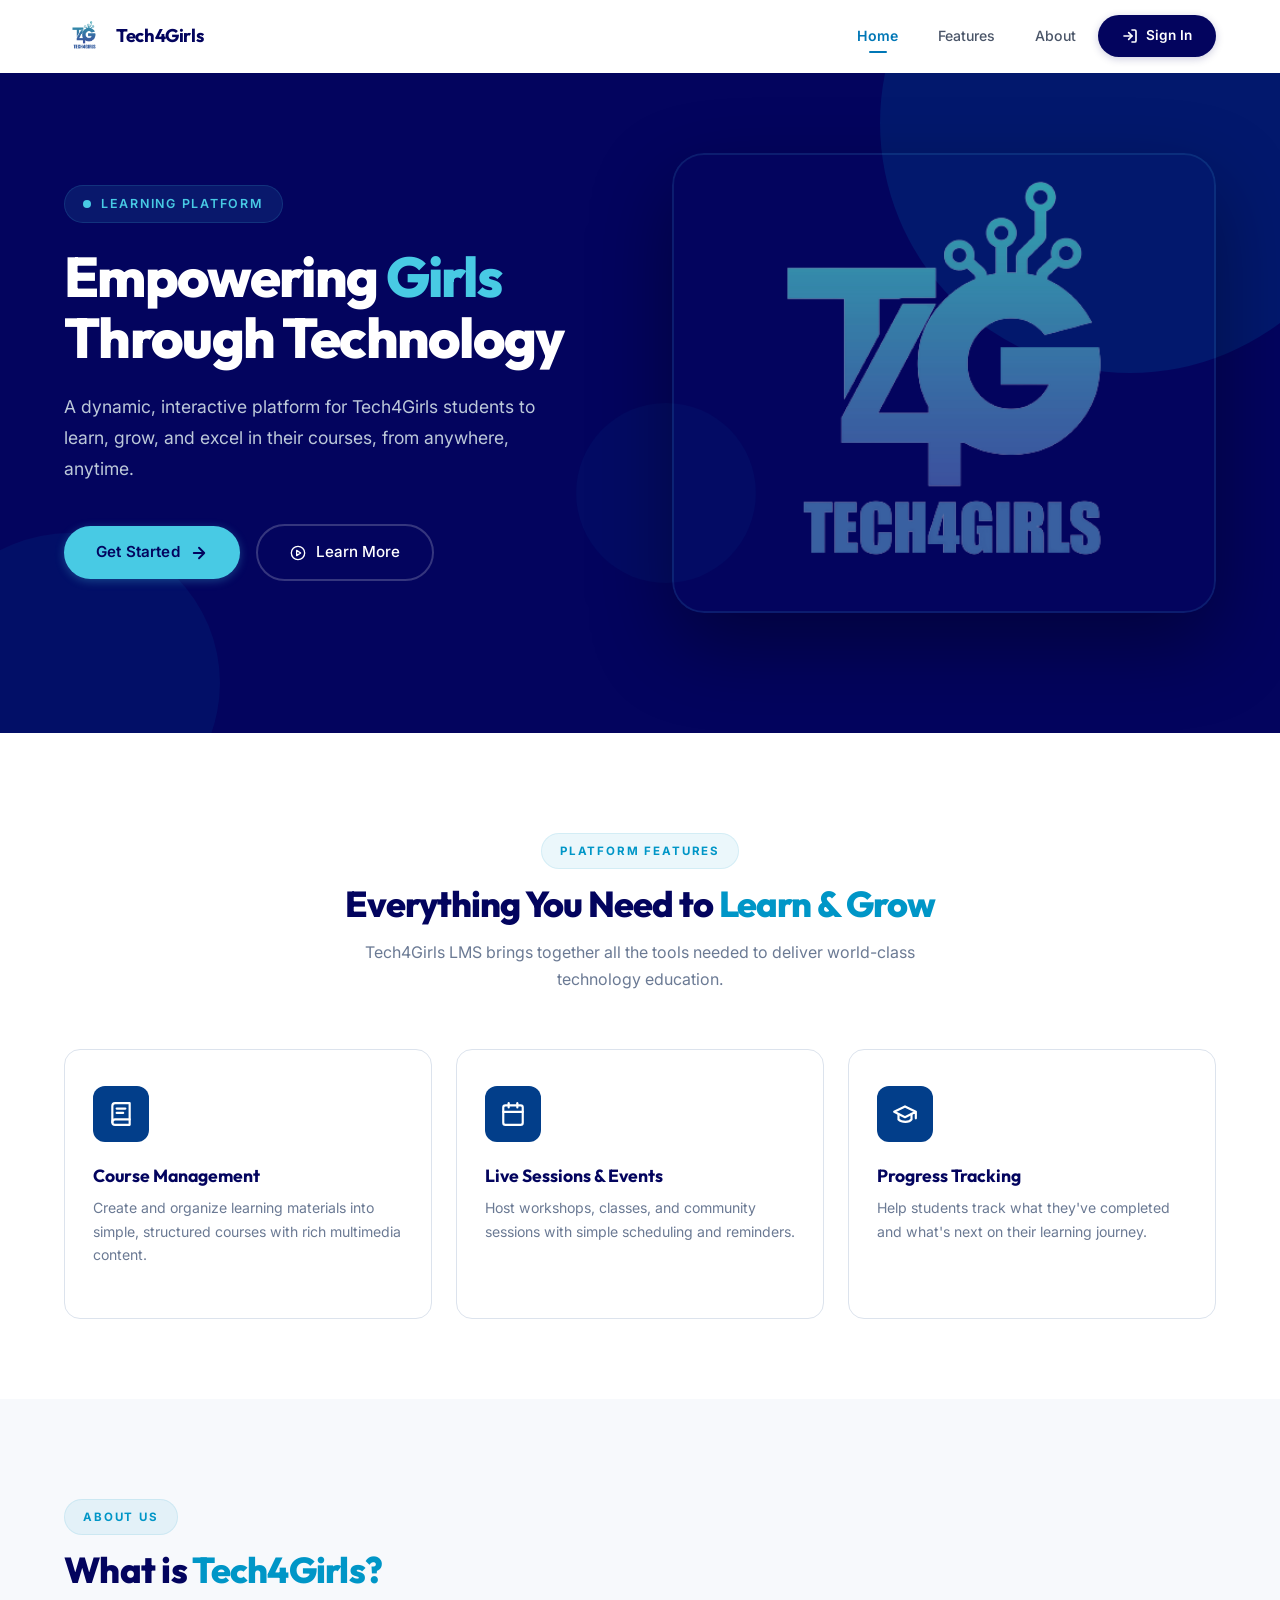
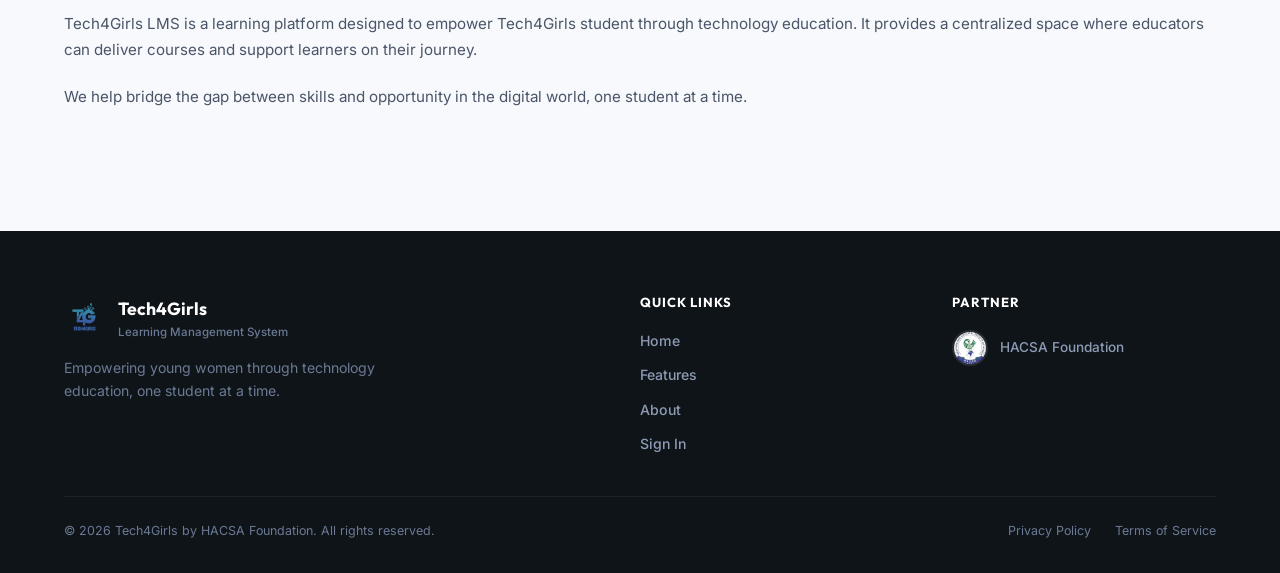
<file: index.html>
<!DOCTYPE html>
<html lang="en">

<head>
	<meta charset="UTF-8">
	<meta name="viewport" content="width=device-width, initial-scale=1.0">
	<title>Tech4Girls LMS: Empowering Girls Through Technology</title>
	<meta name="description"
		content="Tech4Girls LMS provides a dynamic, interactive learning platform for young women to learn, grow, and excel in technology education.">

	<!-- Favicon -->
	<link rel="icon" type="image/png" href="img/Tech4Girls logo.png">
	<link rel="apple-touch-icon" href="img/Tech4Girls logo.png">

	<!-- Fonts: Inter + Outfit -->
	<link rel="preconnect" href="https://fonts.googleapis.com">
	<link rel="preconnect" href="https://fonts.gstatic.com" crossorigin>
	<link
		href="https://fonts.googleapis.com/css2?family=Inter:wght@400;500;600;700;800&family=Outfit:wght@400;500;600;700;800&display=swap"
		rel="stylesheet">

	<link rel="stylesheet" href="css/style.css">
</head>

<body>

	<nav class="navbar" id="navbar">
		<div class="navbar-inner">
			<a href="index.html" class="navbar-logo" id="logo-link">
				<img src="img/Tech4Girls logo.png" alt="Tech4Girls Logo">
				<span class="logo-text">Tech4Girls</span>
			</a>
			<button class="nav-toggle" id="nav-toggle" aria-label="Toggle navigation">
				<span class="hamburger-line"></span>
				<span class="hamburger-line"></span>
				<span class="hamburger-line"></span>
			</button>
			<ul class="navbar-links" id="navbar-links">
				<li><a href="index.html" class="active-link" id="nav-home">Home</a></li>
				<li><a href="#features" id="nav-features">Features</a></li>
				<li><a href="#about" id="nav-about">About</a></li>
				<li><a href="login.html" class="navbar-signin-btn" id="nav-signin">
						<svg width="16" height="16" viewBox="0 0 24 24" fill="none" stroke="currentColor"
							stroke-width="2.5" stroke-linecap="round" stroke-linejoin="round">
							<path d="M15 3h4a2 2 0 0 1 2 2v14a2 2 0 0 1-2 2h-4" />
							<polyline points="10 17 15 12 10 7" />
							<line x1="15" y1="12" x2="3" y2="12" />
						</svg>
						Sign In
					</a></li>
			</ul>
		</div>
	</nav>
	<section class="hero" id="hero">
		<div class="hero-bg-shapes">
			<div class="hero-shape shape-1"></div>
			<div class="hero-shape shape-2"></div>
			<div class="hero-shape shape-3"></div>
		</div>
		<div class="hero-inner">
			<div class="hero-text animate-on-scroll">
				<div class="hero-label">
					<span class="pulse-dot"></span>
					Learning Platform
				</div>
				<h1 class="hero-title">
					Empowering <span class="highlight">Girls</span><br>
					Through Technology
				</h1>
				<p class="hero-subtitle">
					A dynamic, interactive platform for Tech4Girls students to learn, grow, and excel in their courses,
					from anywhere, anytime.
				</p>
				<div class="hero-actions">
					<a href="login.html" class="btn-primary" id="hero-get-started">
						Get Started
						<svg width="18" height="18" viewBox="0 0 24 24" fill="none" stroke="currentColor"
							stroke-width="2.5" stroke-linecap="round" stroke-linejoin="round">
							<path d="M5 12h14M12 5l7 7-7 7" />
						</svg>
					</a>
					<a href="#about" class="btn-outline-light" id="hero-learn-more">
						<svg width="16" height="16" viewBox="0 0 24 24" fill="none" stroke="currentColor"
							stroke-width="2" stroke-linecap="round" stroke-linejoin="round">
							<circle cx="12" cy="12" r="10" />
							<polygon points="10 8 16 12 10 16 10 8" />
						</svg>
						Learn More
					</a>
				</div>
			</div>

			<div class="hero-image-col animate-on-scroll anim-delay-2">
				<div class="hero-image-wrapper">
					<img class="hero-image" src="img/Tech4Girls logo.png" alt="Tech4Girls students with certificates">
					<div class="hero-image-overlay"></div>
				</div>
			</div>
		</div>
	</section>

	<section class="features-section" id="features">
		<div class="container">
			<div class="section-header animate-on-scroll">
				<span class="section-label">Platform Features</span>
				<h2 class="section-title">Everything You Need to <span class="text-accent">Learn & Grow</span></h2>
				<p class="section-desc">Tech4Girls LMS brings together all the tools needed to deliver world-class
					technology education.</p>
			</div>
			<div class="features-grid">
				<div class="feature-card animate-on-scroll" id="feature-courses">
					<div class="feature-icon-wrap">
						<div class="feature-icon icon-courses">
							<svg viewBox="0 0 24 24" stroke-linecap="round" stroke-linejoin="round">
								<path d="M4 19.5A2.5 2.5 0 0 1 6.5 17H20"></path>
								<path d="M6.5 2H20v20H6.5A2.5 2.5 0 0 1 4 19.5v-15A2.5 2.5 0 0 1 6.5 2z"></path>
								<line x1="8" y1="7" x2="16" y2="7"></line>
								<line x1="8" y1="11" x2="14" y2="11"></line>
							</svg>
						</div>
					</div>
					<h3>Course Management</h3>
					<p>Create and organize learning materials into simple, structured courses with rich multimedia
						content.</p>
				</div>
				<!-- Card 2 -->
				<div class="feature-card animate-on-scroll anim-delay-1" id="feature-sessions">
					<div class="feature-icon-wrap">
						<div class="feature-icon icon-sessions">
							<svg viewBox="0 0 24 24" stroke-linecap="round" stroke-linejoin="round">
								<rect x="3" y="4" width="18" height="18" rx="2" ry="2"></rect>
								<line x1="16" y1="2" x2="16" y2="6"></line>
								<line x1="8" y1="2" x2="8" y2="6"></line>
								<line x1="3" y1="10" x2="21" y2="10"></line>
							</svg>
						</div>
					</div>
					<h3>Live Sessions & Events</h3>
					<p>Host workshops, classes, and community sessions with simple scheduling and reminders.</p>
				</div>
				<!-- Card 3 -->
				<div class="feature-card animate-on-scroll anim-delay-2" id="feature-tracking">
					<div class="feature-icon-wrap">
						<div class="feature-icon icon-tracking">
							<svg viewBox="0 0 24 24" stroke-linecap="round" stroke-linejoin="round">
								<path d="M22 10v6M2 10l10-5 10 5-10 5z"></path>
								<path d="M6 12v5c3 3 10 3 12 0v-5"></path>
							</svg>
						</div>
					</div>
					<h3>Progress Tracking</h3>
					<p>Help students track what they've completed and what's next on their learning journey.</p>
				</div>
			</div>
		</div>
	</section>
	<section class="about-section" id="about">
		<div class="container">
				<div class="about-text-col animate-on-scroll anim-delay-2">
					<span class="section-label">About Us</span>
					<h2>What is <span class="text-accent">Tech4Girls?</span></h2>
					<p>
						Tech4Girls LMS is a learning platform designed to empower Tech4Girls student through technology
						education. It provides a centralized space where educators can deliver courses and support
						learners on their journey.
					</p>
					<p>
						We help bridge the gap between skills and opportunity in the digital world, one student at a
						time.
					</p>
						
				</div>
			</div>
		</div>
	</section>
	<footer class="footer" id="footer">
		<div class="footer-inner">
			<div class="footer-top">
				<div class="footer-brand-col">
					<div class="footer-brand">
						<img src="img/Tech4Girls logo.png" alt="Tech4Girls Logo">
						<div class="footer-brand-info">
							<span class="footer-brand-name">Tech4Girls</span>
							<span class="footer-brand-desc">Learning Management System</span>
						</div>
					</div>
					<p class="footer-tagline">Empowering young women through technology education, one student at a
						time.</p>
				</div>
				<div class="footer-nav-col">
					<h4 class="footer-nav-title">Quick Links</h4>
					<div class="footer-links">
						<a href="index.html" id="footer-home">Home</a>
						<a href="#features" id="footer-features">Features</a>
						<a href="#about" id="footer-about">About</a>
						<a href="login.html" id="footer-signin">Sign In</a>
					</div>
				</div>
				<div class="footer-partner-col">
					<h4 class="footer-nav-title">Partner</h4>
					<div class="footer-partner">
						<img src="img/hacsa logo.jpg" alt="HACSA Logo">
						<span>HACSA Foundation</span>
					</div>
				</div>
			</div>
			<div class="footer-bottom">
				<p class="footer-copy">&copy; 2026 Tech4Girls by HACSA Foundation. All rights reserved.</p>
				<div class="footer-bottom-links">
					<a href="#">Privacy Policy</a>
					<a href="#">Terms of Service</a>
				</div>
			</div>
		</div>
	</footer>

	<button class="back-to-top" id="back-to-top" aria-label="Back to top">
		<svg width="20" height="20" viewBox="0 0 24 24" fill="none" stroke="currentColor" stroke-width="2.5"
			stroke-linecap="round" stroke-linejoin="round">
			<polyline points="18 15 12 9 6 15" />
		</svg>
	</button>

	<script>
		const navbar = document.getElementById('navbar');
		window.addEventListener('scroll', () => {
			navbar.classList.toggle('scrolled', window.scrollY > 10);
		});

	
		const navToggle = document.getElementById('nav-toggle');
		const navLinks = document.getElementById('navbar-links');
		navToggle.addEventListener('click', () => {
			navToggle.classList.toggle('active');
			navLinks.classList.toggle('active');
		});


		navLinks.querySelectorAll('a').forEach(link => {
			link.addEventListener('click', () => {
				navToggle.classList.remove('active');
				navLinks.classList.remove('active');
			});
		});

	
		document.querySelectorAll('a[href^="#"]').forEach(anchor => {
			anchor.addEventListener('click', function (e) {
				e.preventDefault();
				const target = document.querySelector(this.getAttribute('href'));
				if (target) {
					const offset = 80;
					const top = target.getBoundingClientRect().top + window.pageYOffset - offset;
					window.scrollTo({ top, behavior: 'smooth' });
				}
			});
		});

	
		const sections = document.querySelectorAll('section[id]');
		const navItems = document.querySelectorAll('.navbar-links li a:not(.navbar-signin-btn)');
		window.addEventListener('scroll', () => {
			let current = '';
			sections.forEach(section => {
				const top = section.offsetTop - 100;
				if (window.scrollY >= top) {
					current = section.getAttribute('id');
				}
			});
			navItems.forEach(link => {
				link.classList.remove('active-link');
				const href = link.getAttribute('href');
				if (href === '#' + current || (current === 'hero' && href === 'index.html')) {
					link.classList.add('active-link');
				}
			});
		});


		const observerOptions = { threshold: 0.12, rootMargin: '0px 0px -60px 0px' };
		const observer = new IntersectionObserver((entries) => {
			entries.forEach(entry => {
				if (entry.isIntersecting) {
					entry.target.classList.add('visible');
					observer.unobserve(entry.target);
				}
			});
		}, observerOptions);

		document.querySelectorAll('.animate-on-scroll').forEach(el => {
			observer.observe(el);
		});

		const statNumbers = document.querySelectorAll('.stat-number[data-target]');
		const countObserver = new IntersectionObserver((entries) => {
			entries.forEach(entry => {
				if (entry.isIntersecting) {
					const el = entry.target;
					const target = parseInt(el.dataset.target);
					const duration = 2000;
					const start = performance.now();

					function step(now) {
						const elapsed = now - start;
						const progress = Math.min(elapsed / duration, 1);
						const eased = 1 - Math.pow(1 - progress, 3);
						const suffix = el.closest('.stat-item').querySelector('.stat-label').textContent.includes('%') ? '%' : '+';
						el.textContent = Math.round(target * eased) + suffix;
						if (progress < 1) requestAnimationFrame(step);
					}
					requestAnimationFrame(step);
					countObserver.unobserve(el);
				}
			});
		}, { threshold: 0.5 });

		statNumbers.forEach(el => countObserver.observe(el));

	
		const backToTop = document.getElementById('back-to-top');
		window.addEventListener('scroll', () => {
			backToTop.classList.toggle('visible', window.scrollY > 500);
		});
		backToTop.addEventListener('click', () => {
			window.scrollTo({ top: 0, behavior: 'smooth' });
		});

		
		const badges = document.querySelectorAll('.hero-badge');
		const badgeObserver = new IntersectionObserver((entries) => {
			entries.forEach(entry => {
				if (entry.isIntersecting) {
					badges.forEach((badge, i) => {
						setTimeout(() => {
							badge.classList.add('visible');
						}, 400 + i * 200);
					});
					badgeObserver.unobserve(entry.target);
				}
			});
		}, { threshold: 0.3 });

		const heroImageCol = document.querySelector('.hero-image-col');
		if (heroImageCol) badgeObserver.observe(heroImageCol);
	</script>
</body>

</html>
</file>
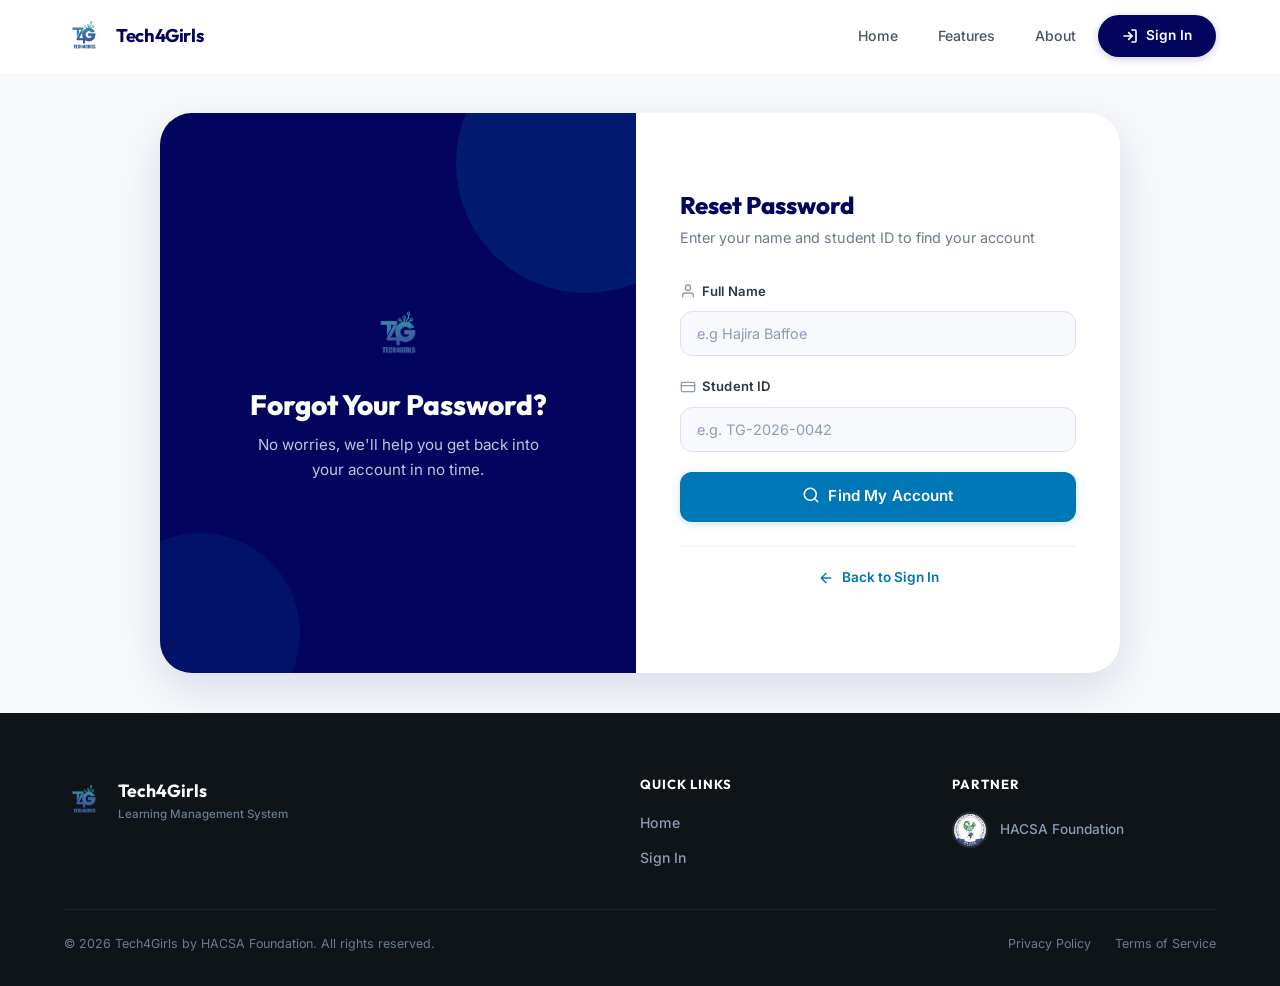
<file: forgot-password.html>
<!DOCTYPE html>
<html lang="en">
<head>
	<meta charset="UTF-8">
	<meta name="viewport" content="width=device-width, initial-scale=1.0">
	<title>Forgot Password — Tech4Girls LMS</title>
	<meta name="description" content="Reset your Tech4Girls LMS password. Enter your name and student ID to receive a password reset link via email.">

	<!-- Favicon -->
	<link rel="icon" type="image/png" href="img/Tech4Girls logo.png">
	<link rel="apple-touch-icon" href="img/Tech4Girls logo.png">

	<!-- Fonts -->
	<link rel="preconnect" href="https://fonts.googleapis.com">
	<link rel="preconnect" href="https://fonts.gstatic.com" crossorigin>
	<link href="https://fonts.googleapis.com/css2?family=Inter:wght@400;500;600;700;800&family=Outfit:wght@400;500;600;700;800&display=swap" rel="stylesheet">

	<link rel="stylesheet" href="css/style.css">
</head>
<body class="login-page">

	
	<nav class="navbar" id="navbar">
		<div class="navbar-inner">
			<a href="index.html" class="navbar-logo" id="logo-link">
				<img src="img/Tech4Girls logo.png" alt="Tech4Girls Logo">
				<span class="logo-text">Tech4Girls</span>
			</a>
			<button class="nav-toggle" id="nav-toggle" aria-label="Toggle navigation">
				<span class="hamburger-line"></span>
				<span class="hamburger-line"></span>
				<span class="hamburger-line"></span>
			</button>
			<ul class="navbar-links" id="navbar-links">
				<li><a href="index.html" id="nav-home">Home</a></li>
				<li><a href="index.html#features" id="nav-features">Features</a></li>
				<li><a href="index.html#about" id="nav-about">About</a></li>
				<li><a href="login.html" class="navbar-signin-btn" id="nav-signin">
					<svg width="16" height="16" viewBox="0 0 24 24" fill="none" stroke="currentColor" stroke-width="2.5" stroke-linecap="round" stroke-linejoin="round">
						<path d="M15 3h4a2 2 0 0 1 2 2v14a2 2 0 0 1-2 2h-4"/>
						<polyline points="10 17 15 12 10 7"/>
						<line x1="15" y1="12" x2="3" y2="12"/>
					</svg>
					Sign In
				</a></li>
			</ul>
		</div>
	</nav>

	<main class="login-main">
		<div class="login-wrapper">
	
		<div class="login-visual">
				<div class="login-visual-content">
					<img src="img/Tech4Girls logo.png" alt="Tech4Girls Logo">
					<h2>Forgot Your Password?</h2>
					<p>No worries, we'll help you get back into your account in no time.</p>
				</div>
			
			</div>

			<div class="login-form-panel">
				<div class="login-form-header">
					<h2>Reset Password</h2>
					<p>Enter your name and student ID to find your account</p>
				</div>

			<form id="forgot-form">
					<div class="form-group">
						<label class="form-label" for="student-name">
							<span class="form-label-content">
								<svg width="16" height="16" viewBox="0 0 24 24" fill="none" stroke="currentColor" stroke-width="2" stroke-linecap="round" stroke-linejoin="round" class="form-label-icon">
									<path d="M20 21v-2a4 4 0 0 0-4-4H8a4 4 0 0 0-4 4v2"/>
									<circle cx="12" cy="7" r="4"/>
								</svg>
								Full Name
							</span>
						</label>
						<input type="text" class="form-input" id="student-name" name="student-name" placeholder="e.g Hajira Baffoe" required autocomplete="name">
					</div>

					<div class="form-group">
						<label class="form-label" for="student-id">
							<span class="form-label-content">
								<svg width="16" height="16" viewBox="0 0 24 24" fill="none" stroke="currentColor" stroke-width="2" stroke-linecap="round" stroke-linejoin="round" class="form-label-icon">
									<rect x="2" y="5" width="20" height="14" rx="2"/>
									<line x1="2" y1="10" x2="22" y2="10"/>
								</svg>
								Student ID
							</span>
						</label>
						<input type="text" class="form-input" id="student-id" name="student-id" placeholder="e.g. TG-2026-0042" required>
					</div>

					<!-- Status message area -->
					<div class="forgot-status" id="forgot-status" aria-live="polite"></div>

					<button type="submit" class="btn-login" id="forgot-submit">
						<span class="btn-login-content">
							<svg width="18" height="18" viewBox="0 0 24 24" fill="none" stroke="currentColor" stroke-width="2" stroke-linecap="round" stroke-linejoin="round">
								<circle cx="11" cy="11" r="8"/>
								<line x1="21" y1="21" x2="16.65" y2="16.65"/>
							</svg>
							Find My Account
						</span>
					</button>
				</form>

			

				<div class="forgot-footer-links">
					<a href="login.html" class="back-to-login" id="back-to-login">
						<svg width="16" height="16" viewBox="0 0 24 24" fill="none" stroke="currentColor" stroke-width="2" stroke-linecap="round" stroke-linejoin="round">
							<line x1="19" y1="12" x2="5" y2="12"/>
							<polyline points="12 19 5 12 12 5"/>
						</svg>
						Back to Sign In
					</a>
				</div>
			</div>
		</div>
	</main>

	<!-- ========== FOOTER ========== -->
	<footer class="footer" id="footer">
		<div class="footer-inner">
			<div class="footer-top">
				<div class="footer-brand-col">
					<div class="footer-brand">
						<img src="img/Tech4Girls logo.png" alt="Tech4Girls Logo">
						<div class="footer-brand-info">
							<span class="footer-brand-name">Tech4Girls</span>
							<span class="footer-brand-desc">Learning Management System</span>
						</div>
					</div>
				</div>
				<div class="footer-nav-col">
					<h4 class="footer-nav-title">Quick Links</h4>
					<div class="footer-links">
						<a href="index.html">Home</a>
						<a href="login.html">Sign In</a>
					</div>
				</div>
				<div class="footer-partner-col">
					<h4 class="footer-nav-title">Partner</h4>
					<div class="footer-partner">
						<img src="img/hacsa logo.jpg" alt="HACSA Logo">
						<span>HACSA Foundation</span>
					</div>
				</div>
			</div>
			<div class="footer-bottom">
				<p class="footer-copy">&copy; 2026 Tech4Girls by HACSA Foundation. All rights reserved.</p>
				<div class="footer-bottom-links">
					<a href="#">Privacy Policy</a>
					<a href="#">Terms of Service</a>
				</div>
			</div>
		</div>
	</footer>

	<script>
		// ===== Navbar scroll shadow =====
		const navbar = document.getElementById('navbar');
		window.addEventListener('scroll', () => {
			navbar.classList.toggle('scrolled', window.scrollY > 10);
		});

		// ===== Mobile nav toggle =====
		const navToggle = document.getElementById('nav-toggle');
		const navLinks = document.getElementById('navbar-links');
		navToggle.addEventListener('click', () => {
			navToggle.classList.toggle('active');
			navLinks.classList.toggle('active');
		});

		navLinks.querySelectorAll('a').forEach(link => {
			link.addEventListener('click', () => {
				navToggle.classList.remove('active');
				navLinks.classList.remove('active');
			});
		});

		// ===== Forgot Password Form Logic =====
		const forgotForm = document.getElementById('forgot-form');
		const forgotStatus = document.getElementById('forgot-status');
		const forgotSuccess = document.getElementById('forgot-success');
		const submitBtn = document.getElementById('forgot-submit');
		const resendBtn = document.getElementById('resend-btn');
		const emailPreview = document.getElementById('success-email-preview');

		forgotForm.addEventListener('submit', function(e) {
			e.preventDefault();

			const name = document.getElementById('student-name').value.trim();
			const studentId = document.getElementById('student-id').value.trim();

			// Clear previous status
			forgotStatus.className = 'forgot-status';
			forgotStatus.textContent = '';

			// Validate inputs
			if (!name || !studentId) {
				showStatus('Please fill in both fields to search for your account.', 'error');
				return;
			}

			// Show loading state
			submitBtn.disabled = true;
			submitBtn.querySelector('.btn-login-content').innerHTML = `
				<svg class="spinner" width="18" height="18" viewBox="0 0 24 24" fill="none" stroke="currentColor" stroke-width="2.5" stroke-linecap="round" stroke-linejoin="round">
					<circle cx="12" cy="12" r="10" stroke-dasharray="31.4" stroke-dashoffset="10" />
				</svg>
				Searching...
			`;

			// Simulate searching (replace with real backend call)
			setTimeout(() => {
				// Simulate a successful account lookup
				const maskedEmail = maskEmail(name);

				// Show success state
				forgotForm.style.display = 'none';
				forgotSuccess.style.display = 'block';
				emailPreview.innerHTML = `
					<svg width="16" height="16" viewBox="0 0 24 24" fill="none" stroke="currentColor" stroke-width="2" stroke-linecap="round" stroke-linejoin="round">
						<path d="M4 4h16c1.1 0 2 .9 2 2v12c0 1.1-.9 2-2 2H4c-1.1 0-2-.9-2-2V6c0-1.1.9-2 2-2z"/>
						<polyline points="22,6 12,13 2,6"/>
					</svg>
					Sent to: <strong>${maskedEmail}</strong>
				`;

				// Reset button state
				submitBtn.disabled = false;
				submitBtn.querySelector('.btn-login-content').innerHTML = `
					<svg width="18" height="18" viewBox="0 0 24 24" fill="none" stroke="currentColor" stroke-width="2" stroke-linecap="round" stroke-linejoin="round">
						<circle cx="11" cy="11" r="8"/>
						<line x1="21" y1="21" x2="16.65" y2="16.65"/>
					</svg>
					Find My Account
				`;
			}, 1800);
		});

		// Resend button
		resendBtn.addEventListener('click', function() {
			const btn = this;
			btn.disabled = true;
			btn.querySelector('.btn-login-content').innerHTML = `
				<svg class="spinner" width="18" height="18" viewBox="0 0 24 24" fill="none" stroke="currentColor" stroke-width="2.5" stroke-linecap="round" stroke-linejoin="round">
					<circle cx="12" cy="12" r="10" stroke-dasharray="31.4" stroke-dashoffset="10" />
				</svg>
				Sending...
			`;

			setTimeout(() => {
				btn.querySelector('.btn-login-content').innerHTML = `
					<svg width="18" height="18" viewBox="0 0 24 24" fill="none" stroke="currentColor" stroke-width="2" stroke-linecap="round" stroke-linejoin="round">
						<polyline points="20 6 9 17 4 12"/>
					</svg>
					Link Resent Successfully
				`;
				btn.style.background = 'var(--cyan)';

				setTimeout(() => {
					btn.disabled = false;
					btn.style.background = '';
					btn.querySelector('.btn-login-content').innerHTML = `
						<svg width="18" height="18" viewBox="0 0 24 24" fill="none" stroke="currentColor" stroke-width="2" stroke-linecap="round" stroke-linejoin="round">
							<polyline points="23 4 23 10 17 10"/>
							<path d="M20.49 15a9 9 0 1 1-2.12-9.36L23 10"/>
						</svg>
						Resend Reset Link
					`;
				}, 3000);
			}, 1500);
		});

		// Helper: show status message
		function showStatus(message, type) {
			forgotStatus.textContent = message;
			forgotStatus.className = `forgot-status forgot-status--${type} forgot-status--visible`;
		}

		// Helper: create masked email from name
		function maskEmail(name) {
			const firstName = name.split(' ')[0].toLowerCase();
			return `${firstName.charAt(0)}${'•'.repeat(Math.max(firstName.length - 2, 3))}${firstName.charAt(firstName.length - 1)}@email.com`;
		}
	</script>
</body>
</html>
</file>
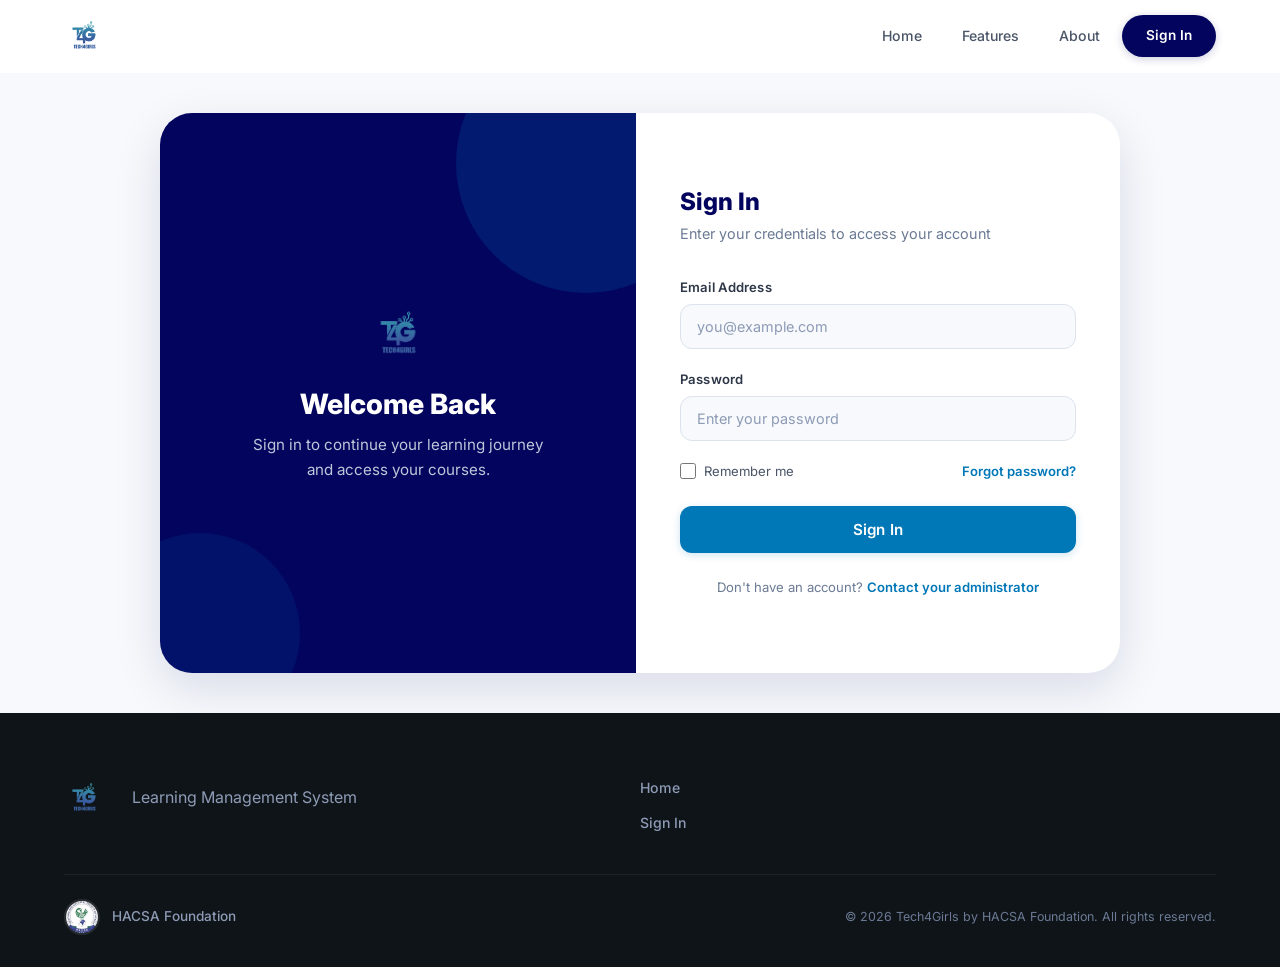
<file: login.html>
<!DOCTYPE html>
<html lang="en">
<head>
	<meta charset="UTF-8">
	<meta name="viewport" content="width=device-width, initial-scale=1.0">
	<title>Sign In — Tech4Girls LMS</title>
	<meta name="description" content="Sign in to your Tech4Girls LMS account to access courses, assignments, and your learning dashboard.">

	<!-- Favicon -->
	<link rel="icon" type="image/png" href="img/Tech4Girls logo.png">
	<link rel="apple-touch-icon" href="img/Tech4Girls logo.png">

	<!-- Fonts -->
	<link rel="preconnect" href="https://fonts.googleapis.com">
	<link rel="preconnect" href="https://fonts.gstatic.com" crossorigin>
	<link href="https://fonts.googleapis.com/css2?family=Inter:wght@400;500;600;700;800&family=Poppins:wght@400;500;600;700&display=swap" rel="stylesheet">

	<link rel="stylesheet" href="css/style.css">
</head>
<body class="login-page">

	
	<nav class="navbar" id="navbar">
		<div class="navbar-inner">
			<a href="index.html" class="navbar-logo" id="logo-link">
				<img src="img/Tech4Girls logo.png" alt="Tech4Girls Logo">
			</a>
			<button class="nav-toggle" id="nav-toggle" aria-label="Toggle navigation">
				<svg viewBox="0 0 24 24" fill="none" stroke="currentColor" stroke-width="2" stroke-linecap="round" stroke-linejoin="round">
					<line x1="3" y1="6" x2="21" y2="6"></line>
					<line x1="3" y1="12" x2="21" y2="12"></line>
					<line x1="3" y1="18" x2="21" y2="18"></line>
				</svg>
			</button>
			<ul class="navbar-links" id="navbar-links">
				<li><a href="index.html" id="nav-home">Home</a></li>
				<li><a href="index.html#features" id="nav-features">Features</a></li>
				<li><a href="index.html#about" id="nav-about">About</a></li>
				<li><a href="login.html" class="navbar-signin-btn" id="nav-signin">Sign In</a></li>
			</ul>
		</div>
	</nav>

	<!-- ========== LOGIN ========== -->
	<main class="login-main">
		<div class="login-wrapper">
			<!-- Left: Visual panel -->
			<div class="login-visual">
				<div class="login-visual-content">
					<img src="img/Tech4Girls logo.png" alt="Tech4Girls Logo">
					<h2>Welcome Back</h2>
					<p>Sign in to continue your learning journey and access your courses.</p>
				</div>
			</div>

			<div class="login-form-panel">
				<div class="login-form-header">
					<h2>Sign In</h2>
					<p>Enter your credentials to access your account</p>
				</div>

				<form id="login-form" action="#" method="POST">
					<div class="form-group">
						<label class="form-label" for="email">Email Address</label>
						<input type="email" class="form-input" id="email" name="email" placeholder="you@example.com" required autocomplete="email">
					</div>

					<div class="form-group">
						<label class="form-label" for="password">Password</label>
						<input type="password" class="form-input" id="password" name="password" placeholder="Enter your password" required autocomplete="current-password">
					</div>

					<div class="form-row">
						<label class="form-remember">
							<input type="checkbox" id="remember" name="remember">
							Remember me
						</label>
						<a href="forgot-password.html" class="form-forgot" id="forgot-password">Forgot password?</a>
					</div>

					<button type="submit" class="btn-login" id="login-submit">
						Sign In
					</button>
				</form>

				<p class="login-footer-text">
					Don't have an account? <a href="#">Contact your administrator</a>
				</p>
			</div>
		</div>
	</main>
	<footer class="footer" id="footer">
		<div class="footer-inner">
			<div class="footer-top">
				<div class="footer-brand">
					<img src="img/Tech4Girls logo.png" alt="Tech4Girls Logo">
					<div class="divider"></div>
					<span>Learning Management System</span>
				</div>
				<div class="footer-links">
					<a href="index.html">Home</a>
					<a href="login.html">Sign In</a>
				</div>
			</div>
			<div class="footer-bottom">
				<div class="footer-partner">
					<img src="img/hacsa logo.jpg" alt="HACSA Logo">
					<span>HACSA Foundation</span>
				</div>
				<p class="footer-copy">&copy; 2026 Tech4Girls by HACSA Foundation. All rights reserved.</p>
			</div>
		</div>
	</footer>

	<script>
		
		const navbar = document.getElementById('navbar');
		window.addEventListener('scroll', () => {
			navbar.classList.toggle('scrolled', window.scrollY > 10);
		});

		
		const navToggle = document.getElementById('nav-toggle');
		const navLinks = document.getElementById('navbar-links');
		navToggle.addEventListener('click', () => {
			navLinks.classList.toggle('active');
		});

		
		navLinks.querySelectorAll('a').forEach(link => {
			link.addEventListener('click', () => {
				navLinks.classList.remove('active');
			});
		});

		
		document.getElementById('login-form').addEventListener('submit', function(e) {
			e.preventDefault();
			const email = document.getElementById('email').value;
			const btn = document.getElementById('login-submit');

			btn.textContent = 'Signing in...';
			btn.style.opacity = '0.7';
			btn.style.pointerEvents = 'none';

			setTimeout(() => {
				alert(`Signing in...\nEmail: ${email}\n\n(This is a demo — connect to your backend to authenticate.)`);
				btn.textContent = 'Sign In';
				btn.style.opacity = '1';
				btn.style.pointerEvents = 'auto';
			}, 1200);
		});
	</script>
</body>
</html>
</file>
<file: css/style.css>
*,
*::before,
*::after {
  margin: 0;
  padding: 0;
  box-sizing: border-box;
}

:root {
 
  --sky: #48cae4;
  --cyan: #0096c7;
  --blue: #0077b6;
  --navy: #023e8a;
  --deep: #03045e;

  --white: #ffffff;
  --gray-50: #f7f9fc;
  --gray-100: #eef2f7;
  --gray-200: #dce3ed;
  --gray-300: #bcc8d9;
  --gray-400: #8d9bb5;
  --gray-500: #6b7a94;
  --gray-600: #4a5568;
  --gray-700: #2d3748;
  --gray-800: #1a202c;
  --gray-900: #0f1419;


  --shadow-xs: 0 1px 2px rgba(3, 4, 94, 0.04);
  --shadow-sm: 0 2px 6px rgba(3, 4, 94, 0.06);
  --shadow-md: 0 4px 16px rgba(3, 4, 94, 0.08);
  --shadow-lg: 0 8px 30px rgba(3, 4, 94, 0.10);
  --shadow-xl: 0 16px 48px rgba(3, 4, 94, 0.12);

  /* Typography */
  --font: 'Inter', -apple-system, BlinkMacSystemFont, 'Segoe UI', sans-serif;
  --font-display: 'Outfit', 'Inter', sans-serif;

  /* Radius */
  --radius-sm: 8px;
  --radius-md: 12px;
  --radius-lg: 16px;
  --radius-xl: 24px;
  --radius-2xl: 32px;
  --radius-full: 9999px;

  /* Transitions */
  --ease: cubic-bezier(0.4, 0, 0.2, 1);
  --ease-spring: cubic-bezier(0.34, 1.56, 0.64, 1);
  --duration: 0.25s;
  --duration-slow: 0.4s;
}

/* ===== Base ===== */
html {
  scroll-behavior: smooth;
  font-size: 16px;
  -webkit-font-smoothing: antialiased;
  -moz-osx-font-smoothing: grayscale;
}

body {
  font-family: var(--font);
  color: var(--gray-700);
  background: var(--white);
  line-height: 1.6;
  overflow-x: hidden;
}

a {
  text-decoration: none;
  color: inherit;
  transition: color var(--duration) var(--ease);
}

img {
  max-width: 100%;
  height: auto;
  display: block;
}

button {
  font-family: var(--font);
  cursor: pointer;
  border: none;
  outline: none;
  background: none;
}

h1,
h2,
h3,
h4,
h5,
h6 {
  font-family: var(--font-display);
  line-height: 1.15;
  color: var(--deep);
}

.container {
  max-width: 1200px;
  margin: 0 auto;
  padding: 0 24px;
}

/* ===== Accent Text ===== */
.text-accent {
  color: var(--cyan);
}


/* ============================================================
   NAVBAR
   ============================================================ */
.navbar {
  position: sticky;
  top: 0;
  z-index: 1000;
  background: rgba(255, 255, 255, 0.96);
  backdrop-filter: blur(12px);
  -webkit-backdrop-filter: blur(12px);
  border-bottom: 1px solid transparent;
  transition: all var(--duration) var(--ease);
}

.navbar.scrolled {
  border-bottom-color: var(--gray-200);
  box-shadow: var(--shadow-sm);
}

.navbar-inner {
  display: flex;
  align-items: center;
  justify-content: space-between;
  max-width: 1200px;
  margin: 0 auto;
  padding: 0 24px;
  height: 72px;
}

.navbar-logo {
  display: flex;
  align-items: center;
  gap: 12px;
}

.navbar-logo img {
  height: 40px;
  width: auto;
  transition: transform var(--duration) var(--ease);
}

.navbar-logo:hover img {
  transform: scale(1.05);
}

.logo-text {
  font-family: var(--font-display);
  font-size: 1.15rem;
  font-weight: 700;
  color: var(--deep);
  letter-spacing: -0.02em;
}

.navbar-links {
  display: flex;
  align-items: center;
  gap: 4px;
  list-style: none;
}

.navbar-links li a {
  display: inline-flex;
  align-items: center;
  padding: 8px 18px;
  font-size: 0.88rem;
  font-weight: 500;
  color: var(--gray-600);
  border-radius: var(--radius-full);
  transition: all var(--duration) var(--ease);
  position: relative;
}

.navbar-links li a:hover {
  color: var(--blue);
  background: var(--gray-50);
}

.navbar-links li a.active-link {
  color: var(--blue);
  font-weight: 600;
}

.navbar-links li a.active-link::after {
  content: '';
  position: absolute;
  bottom: 2px;
  left: 50%;
  transform: translateX(-50%);
  width: 18px;
  height: 2px;
  background: var(--blue);
  border-radius: 2px;
}

/* Sign In button in nav */
.navbar-signin-btn {
  display: inline-flex !important;
  align-items: center !important;
  gap: 8px !important;
  padding: 10px 24px !important;
  background: var(--deep) !important;
  color: var(--white) !important;
  font-weight: 600 !important;
  border-radius: var(--radius-full) !important;
  font-size: 0.85rem !important;
  letter-spacing: 0.01em;
  transition: all var(--duration) var(--ease) !important;
  box-shadow: 0 2px 8px rgba(3, 4, 94, 0.2);
}

.navbar-signin-btn svg {
  transition: transform var(--duration) var(--ease);
}

.navbar-signin-btn:hover {
  background: var(--navy) !important;
  color: var(--white) !important;
  transform: translateY(-1px) !important;
  box-shadow: 0 4px 16px rgba(2, 62, 138, 0.3) !important;
}

.navbar-signin-btn:hover svg {
  transform: translateX(2px);
}

/* Hamburger menu */
.nav-toggle {
  display: none;
  flex-direction: column;
  justify-content: center;
  align-items: center;
  width: 40px;
  height: 40px;
  padding: 0;
  gap: 5px;
  border-radius: var(--radius-sm);
  transition: background var(--duration) var(--ease);
}

.nav-toggle:hover {
  background: var(--gray-50);
}

.hamburger-line {
  display: block;
  width: 22px;
  height: 2px;
  background: var(--gray-700);
  border-radius: 2px;
  transition: all 0.3s var(--ease);
  transform-origin: center;
}

.nav-toggle.active .hamburger-line:nth-child(1) {
  transform: translateY(7px) rotate(45deg);
}

.nav-toggle.active .hamburger-line:nth-child(2) {
  opacity: 0;
  transform: scaleX(0);
}

.nav-toggle.active .hamburger-line:nth-child(3) {
  transform: translateY(-7px) rotate(-45deg);
}

@media (max-width: 768px) {
  .nav-toggle {
    display: flex;
  }

  .navbar-links {
    display: none;
    flex-direction: column;
    position: absolute;
    top: 72px;
    left: 0;
    right: 0;
    background: var(--white);
    padding: 16px 24px 24px;
    border-bottom: 1px solid var(--gray-200);
    box-shadow: var(--shadow-lg);
    gap: 4px;
  }

  .navbar-links.active {
    display: flex;
  }

  .navbar-links li a {
    width: 100%;
    text-align: center;
    justify-content: center;
    padding: 14px;
    border-radius: var(--radius-md);
  }

  .navbar-links li a.active-link::after {
    display: none;
  }

  .navbar-signin-btn {
    width: 100% !important;
    justify-content: center !important;
    border-radius: var(--radius-md) !important;
    padding: 14px 24px !important;
    margin-top: 8px;
  }
}


/* ============================================================
   HERO
   ============================================================ */
.hero {
  background: var(--deep);
  padding: 80px 0 120px;
  position: relative;
  overflow: hidden;
}

/* Background geometric shapes */
.hero-bg-shapes {
  position: absolute;
  inset: 0;
  pointer-events: none;
  overflow: hidden;
}

.hero-shape {
  position: absolute;
  border-radius: 50%;
  background: var(--navy);
}

.hero-shape.shape-1 {
  width: 500px;
  height: 500px;
  top: -200px;
  right: -100px;
  opacity: 0.35;
}

.hero-shape.shape-2 {
  width: 300px;
  height: 300px;
  bottom: -100px;
  left: -80px;
  opacity: 0.2;
}

.hero-shape.shape-3 {
  width: 180px;
  height: 180px;
  top: 50%;
  left: 45%;
  opacity: 0.12;
}

.hero-inner {
  display: flex;
  align-items: center;
  gap: 64px;
  max-width: 1200px;
  margin: 0 auto;
  padding: 0 24px;
  position: relative;
  z-index: 2;
}

.hero-text {
  flex: 1;
  min-width: 320px;
}

.hero-label {
  display: inline-flex;
  align-items: center;
  gap: 10px;
  font-size: 0.78rem;
  font-weight: 600;
  text-transform: uppercase;
  letter-spacing: 0.14em;
  color: var(--sky);
  margin-bottom: 24px;
  background: rgba(72, 202, 228, 0.1);
  padding: 8px 18px;
  border-radius: var(--radius-full);
  border: 1px solid rgba(72, 202, 228, 0.15);
}

.pulse-dot {
  width: 8px;
  height: 8px;
  border-radius: 50%;
  background: var(--sky);
  position: relative;
}

.pulse-dot::before {
  content: '';
  position: absolute;
  inset: -4px;
  border-radius: 50%;
  background: var(--sky);
  opacity: 0;
  animation: pulse-ring 2s ease-in-out infinite;
}

.hero-title {
  font-size: 3.5rem;
  font-weight: 800;
  color: var(--white);
  margin-bottom: 24px;
  line-height: 1.08;
  letter-spacing: -0.03em;
}

.hero-title .highlight {
  color: var(--sky);
  position: relative;
}

.hero-subtitle {
  font-size: 1.1rem;
  color: var(--gray-300);
  margin-bottom: 40px;
  line-height: 1.75;
  max-width: 480px;
}

.hero-actions {
  display: flex;
  align-items: center;
  gap: 16px;
  flex-wrap: wrap;
}

/* Hero image area */
.hero-image-col {
  flex: 1;
  position: relative;
  min-width: 320px;
}

.hero-image-wrapper {
  position: relative;
  border-radius: var(--radius-2xl);
  overflow: hidden;
  box-shadow: 0 32px 80px rgba(0, 0, 0, 0.35);
}

.hero-image-overlay {
  position: absolute;
  inset: 0;
  border: 2px solid rgba(72, 202, 228, 0.12);
  border-radius: var(--radius-2xl);
  z-index: 2;
  pointer-events: none;
}

.hero-image {
  width: 100%;
  height: 460px;
  object-fit: cover;
  display: block;
  transition: transform 0.7s var(--ease);
}

.hero-image-wrapper:hover .hero-image {
  transform: scale(1.04);
}


.hero-badge {
  position: absolute;
  z-index: 10;
  background: var(--white);
  border-radius: var(--radius-md);
  padding: 14px 18px;
  box-shadow: var(--shadow-lg);
  display: flex;
  align-items: center;
  gap: 12px;
  opacity: 0;
  transform: translateY(16px) scale(0.95);
  transition: all 0.5s var(--ease-spring);
}

.hero-badge.visible {
  opacity: 1;
  transform: translateY(0) scale(1);
}

.hero-badge .badge-icon {
  width: 40px;
  height: 40px;
  border-radius: var(--radius-sm);
  display: flex;
  align-items: center;
  justify-content: center;
}

.hero-badge .badge-icon svg {
  width: 20px;
  height: 20px;
}

.hero-badge .badge-text {
  display: flex;
  flex-direction: column;
}

.hero-badge .badge-number {
  font-family: var(--font-display);
  font-size: 1.15rem;
  font-weight: 700;
  color: var(--deep);
  line-height: 1.2;
}

.hero-badge .badge-label {
  font-size: 0.7rem;
  color: var(--gray-500);
  font-weight: 500;
}

.badge-students {
  top: 6%;
  left: -28px;
  animation: float-subtle 4s ease-in-out infinite;
  animation-play-state: paused;
}

.badge-students.visible {
  animation-play-state: running;
}

.badge-students .badge-icon {
  background: var(--sky);
  color: var(--white);
}

.badge-students .badge-icon svg {
  stroke: var(--white);
}

.badge-courses {
  bottom: 16%;
  left: -36px;
  animation: float-subtle 3.5s ease-in-out infinite 0.5s;
  animation-play-state: paused;
}

.badge-courses.visible {
  animation-play-state: running;
}

.badge-courses .badge-icon {
  background: var(--blue);
  color: var(--white);
}

.badge-courses .badge-icon svg {
  stroke: var(--white);
}

.badge-cert {
  bottom: 42%;
  right: -24px;
  animation: float-subtle 4.5s ease-in-out infinite 1s;
  animation-play-state: paused;
}

.badge-cert.visible {
  animation-play-state: running;
}

.badge-cert .badge-icon {
  background: var(--navy);
  color: var(--white);
}

.badge-cert .badge-icon svg {
  stroke: var(--white);
}

@media (max-width: 960px) {
  .hero {
    padding: 60px 0 100px;
  }

  .hero-inner {
    flex-direction: column;
    text-align: center;
  }

  .hero-title {
    font-size: 2.75rem;
  }

  .hero-subtitle {
    margin-left: auto;
    margin-right: auto;
  }

  .hero-actions {
    justify-content: center;
  }

  .hero-badge {
    display: none;
  }

  .hero-image {
    height: 340px;
  }
}

@media (max-width: 480px) {
  .hero {
    padding: 48px 0 80px;
  }

  .hero-title {
    font-size: 2.1rem;
  }

  .hero-subtitle {
    font-size: 0.95rem;
    margin-bottom: 32px;
  }

  .hero-actions {
    flex-direction: column;
    width: 100%;
  }

  .hero-actions .btn-primary,
  .hero-actions .btn-outline-light {
    width: 100%;
    justify-content: center;
  }
}


/* ============================================================
   BUTTONS
   ============================================================ */
.btn-primary {
  display: inline-flex;
  align-items: center;
  justify-content: center;
  gap: 10px;
  background: var(--sky);
  color: var(--deep);
  font-weight: 600;
  font-size: 0.95rem;
  padding: 14px 32px;
  border-radius: var(--radius-full);
  border: none;
  cursor: pointer;
  transition: all var(--duration) var(--ease);
  box-shadow: 0 2px 10px rgba(72, 202, 228, 0.3);
  letter-spacing: 0.01em;
  position: relative;
  overflow: hidden;
}

.btn-primary::before {
  content: '';
  position: absolute;
  inset: 0;
  background: var(--cyan);
  opacity: 0;
  transition: opacity var(--duration) var(--ease);
  border-radius: inherit;
}

.btn-primary:hover {
  color: var(--white);
  transform: translateY(-2px);
  box-shadow: 0 8px 24px rgba(0, 150, 199, 0.35);
}

.btn-primary:hover::before {
  opacity: 1;
}

.btn-primary svg,
.btn-primary span {
  position: relative;
  z-index: 1;
}

.btn-primary:active {
  transform: translateY(0);
}

.btn-outline-light {
  display: inline-flex;
  align-items: center;
  justify-content: center;
  gap: 10px;
  background: transparent;
  color: var(--white);
  font-weight: 500;
  font-size: 0.95rem;
  padding: 14px 32px;
  border-radius: var(--radius-full);
  border: 2px solid rgba(255, 255, 255, 0.2);
  cursor: pointer;
  transition: all var(--duration) var(--ease);
}

.btn-outline-light:hover {
  border-color: var(--sky);
  color: var(--sky);
  background: rgba(72, 202, 228, 0.06);
}

.btn-secondary {
  display: inline-flex;
  align-items: center;
  justify-content: center;
  gap: 8px;
  background: var(--blue);
  color: var(--white);
  font-weight: 600;
  font-size: 0.95rem;
  padding: 14px 32px;
  border-radius: var(--radius-full);
  border: none;
  cursor: pointer;
  transition: all var(--duration) var(--ease);
  box-shadow: 0 2px 8px rgba(0, 119, 182, 0.2);
}

.btn-secondary:hover {
  background: var(--navy);
  transform: translateY(-2px);
  box-shadow: 0 6px 20px rgba(2, 62, 138, 0.3);
}

.section-header {
  text-align: center;
  max-width: 600px;
  margin: 0 auto 56px;
}

.section-label {
  display: inline-block;
  font-size: 0.72rem;
  font-weight: 700;
  text-transform: uppercase;
  letter-spacing: 0.16em;
  color: var(--cyan);
  margin-bottom: 14px;
  background: rgba(0, 150, 199, 0.08);
  padding: 8px 18px;
  border-radius: var(--radius-full);
  border: 1px solid rgba(0, 150, 199, 0.1);
}

.section-title {
  font-size: 2.25rem;
  font-weight: 800;
  color: var(--deep);
  margin-bottom: 14px;
  letter-spacing: -0.03em;
}

.section-desc {
  font-size: 1rem;
  color: var(--gray-500);
  line-height: 1.7;
}



.features-section {
  padding: 100px 0 80px;
  background: var(--white);
}

.features-grid {
  display: grid;
  grid-template-columns: repeat(3, 1fr);
  gap: 24px;
}

.feature-card {
  background: var(--white);
  border: 1px solid var(--gray-200);
  border-radius: var(--radius-lg);
  padding: 36px 28px 32px;
  transition: all var(--duration-slow) var(--ease);
  position: relative;
  cursor: default;
}

.feature-card::before {
  content: '';
  position: absolute;
  top: 0;
  left: 0;
  right: 0;
  height: 3px;
  border-radius: var(--radius-lg) var(--radius-lg) 0 0;
  background: var(--blue);
  transform: scaleX(0);
  transform-origin: left;
  transition: transform 0.4s var(--ease);
}

.feature-card:hover {
  transform: translateY(-8px);
  box-shadow: var(--shadow-xl);
  border-color: transparent;
}

.feature-card:hover::before {
  transform: scaleX(1);
}

.feature-icon-wrap {
  margin-bottom: 24px;
}

.feature-icon {
  width: 56px;
  height: 56px;
  border-radius: var(--radius-md);
  display: flex;
  align-items: center;
  justify-content: center;
  transition: all var(--duration) var(--ease);
}

.feature-card:hover .feature-icon {
  transform: scale(1.08) rotate(-3deg);
}

.feature-icon svg {
  width: 26px;
  height: 26px;
  stroke: var(--white);
  fill: none;
  stroke-width: 2;
}

.feature-icon.icon-courses {
  background: var(--navy);
}

.feature-icon.icon-sessions {
  background: var(--navy);
}

.feature-icon.icon-tracking {
  background: var(--navy);
}


.feature-card h3 {
  font-size: 1.1rem;
  font-weight: 700;
  color: var(--deep);
  margin-bottom: 10px;
}

.feature-card p {
  font-size: 0.88rem;
  color: var(--gray-500);
  line-height: 1.65;
  margin-bottom: 20px;
}




.feature-card:hover .feature-link svg {
  transform: translateX(4px);
}

@media (max-width: 960px) {
  .features-grid {
    grid-template-columns: repeat(2, 1fr);
  }
}

@media (max-width: 640px) {
  .features-section {
    padding: 80px 0 60px;
  }

  .features-grid {
    grid-template-columns: 1fr;
    gap: 16px;
  }

  .section-title {
    font-size: 1.75rem;
  }
}

.about-section {
  padding: 100px 0;
  background: var(--gray-50);
}

.about-content {
  display: flex;
  align-items: center;
  gap: 64px;
  max-width: 1060px;
  margin: 0 auto;
}

.about-image-col {
  flex: 1;
  min-width: 280px;
  position: relative;
}

.about-image-wrapper {
  position: relative;
  border-radius: var(--radius-2xl);
  overflow: hidden;
}

.about-image-accent {
  position: absolute;
  bottom: -12px;
  right: -12px;
  width: 120px;
  height: 120px;
  background: var(--sky);
  border-radius: var(--radius-lg);
  z-index: -1;
}

.about-image {
  width: 100%;
  height: 420px;
  object-fit: cover;
  border-radius: var(--radius-2xl);
  box-shadow: var(--shadow-xl);
  transition: transform 0.6s var(--ease);
}

.about-image-wrapper:hover .about-image {
  transform: scale(1.02);
}

.about-experience-badge {
  position: absolute;
  bottom: -20px;
  left: -16px;
  background: var(--deep);
  color: var(--white);
  padding: 20px 24px;
  border-radius: var(--radius-lg);
  display: flex;
  align-items: center;
  gap: 12px;
  box-shadow: var(--shadow-lg);
  z-index: 5;
}

.exp-number {
  font-family: var(--font-display);
  font-size: 2rem;
  font-weight: 800;
  color: var(--sky);
  line-height: 1;
}

.exp-text {
  font-size: 0.78rem;
  font-weight: 600;
  line-height: 1.3;
  color: var(--gray-300);
}

.about-text-col {
  flex: 1;
  min-width: 280px;
}

.about-text-col .section-label {
  text-align: left;
}

.about-text-col h2 {
  font-size: 2.25rem;
  font-weight: 800;
  color: var(--deep);
  margin-bottom: 20px;
  letter-spacing: -0.02em;
}

.about-text-col p {
  font-size: 0.95rem;
  color: var(--gray-600);
  line-height: 1.75;
  margin-bottom: 20px;
}

.about-highlights {
  list-style: none;
  display: flex;
  flex-direction: column;
  gap: 16px;
  margin-top: 12px;
}

.about-highlights li {
  display: flex;
  align-items: center;
  gap: 14px;
  font-size: 0.92rem;
  font-weight: 500;
  color: var(--gray-700);
  transition: transform var(--duration) var(--ease);
}

.about-highlights li:hover {
  transform: translateX(4px);
}

.about-highlights li .check-icon {
  width: 28px;
  height: 28px;
  border-radius: 50%;
  background: var(--sky);
  display: flex;
  align-items: center;
  justify-content: center;
  flex-shrink: 0;
  transition: background var(--duration) var(--ease);
}

.about-highlights li:hover .check-icon {
  background: var(--blue);
}

.about-highlights li .check-icon svg {
  width: 14px;
  height: 14px;
  stroke: var(--white);
  fill: none;
  stroke-width: 2.5;
}

@media (max-width: 768px) {
  .about-section {
    padding: 80px 0;
  }

  .about-content {
    flex-direction: column;
    text-align: center;
    gap: 48px;
  }

  .about-text-col .section-label {
    text-align: center;
  }

  .about-highlights {
    align-items: center;
  }

  .about-image {
    height: 300px;
  }

  .about-text-col h2 {
    font-size: 1.75rem;
  }

  .about-experience-badge {
    bottom: -16px;
    left: 50%;
    transform: translateX(-50%);
  }
}








.footer {
  background: var(--gray-900);
  color: var(--gray-400);
  padding: 64px 0 32px;
}

.footer-inner {
  max-width: 1200px;
  margin: 0 auto;
  padding: 0 24px;
}

.footer-top {
  display: grid;
  grid-template-columns: 2fr 1fr 1fr;
  gap: 48px;
  padding-bottom: 40px;
  border-bottom: 1px solid rgba(255, 255, 255, 0.06);
}

.footer-brand {
  display: flex;
  align-items: center;
  gap: 14px;
  margin-bottom: 16px;
}

.footer-brand img {
  height: 40px;
  width: auto;
}

.footer-brand-info {
  display: flex;
  flex-direction: column;
}

.footer-brand-name {
  font-family: var(--font-display);
  font-size: 1.1rem;
  font-weight: 700;
  color: var(--white);
}

.footer-brand-desc {
  font-size: 0.72rem;
  color: var(--gray-500);
  font-weight: 500;
}

.footer-tagline {
  font-size: 0.88rem;
  color: var(--gray-500);
  line-height: 1.6;
  max-width: 320px;
}

.footer-nav-title {
  font-size: 0.82rem;
  font-weight: 700;
  color: var(--white);
  text-transform: uppercase;
  letter-spacing: 0.08em;
  margin-bottom: 20px;
}

.footer-links {
  display: flex;
  flex-direction: column;
  gap: 12px;
}

.footer-links a {
  font-size: 0.88rem;
  color: var(--gray-400);
  font-weight: 500;
  transition: all var(--duration) var(--ease);
  display: inline-flex;
  align-items: center;
}

.footer-links a:hover {
  color: var(--sky);
  transform: translateX(4px);
}

.footer-partner {
  display: flex;
  align-items: center;
  gap: 12px;
}

.footer-partner img {
  width: 36px;
  height: 36px;
  border-radius: 50%;
  object-fit: cover;
  border: 2px solid rgba(255, 255, 255, 0.1);
}

.footer-partner span {
  font-size: 0.85rem;
  color: var(--gray-400);
  font-weight: 500;
}

.footer-bottom {
  display: flex;
  align-items: center;
  justify-content: space-between;
  flex-wrap: wrap;
  gap: 16px;
  padding-top: 24px;
}

.footer-copy {
  font-size: 0.78rem;
  color: var(--gray-500);
}

.footer-bottom-links {
  display: flex;
  gap: 24px;
}

.footer-bottom-links a {
  font-size: 0.78rem;
  color: var(--gray-500);
  transition: color var(--duration) var(--ease);
}

.footer-bottom-links a:hover {
  color: var(--sky);
}

@media (max-width: 768px) {
  .footer-top {
    grid-template-columns: 1fr;
    gap: 32px;
    text-align: center;
  }

  .footer-brand {
    justify-content: center;
  }

  .footer-tagline {
    margin: 0 auto;
  }

  .footer-links {
    align-items: center;
  }

  .footer-partner {
    justify-content: center;
  }

  .footer-bottom {
    flex-direction: column;
    text-align: center;
  }

  .footer-bottom-links {
    gap: 16px;
  }
}


/* ============================================================
   BACK TO TOP BUTTON
   ============================================================ */
.back-to-top {
  position: fixed;
  bottom: 32px;
  right: 32px;
  width: 48px;
  height: 48px;
  border-radius: 50%;
  background: var(--deep);
  color: var(--white);
  display: flex;
  align-items: center;
  justify-content: center;
  box-shadow: var(--shadow-lg);
  z-index: 999;
  opacity: 0;
  visibility: hidden;
  transform: translateY(16px);
  transition: all var(--duration) var(--ease);
  border: 2px solid rgba(72, 202, 228, 0.2);
}

.back-to-top.visible {
  opacity: 1;
  visibility: visible;
  transform: translateY(0);
}

.back-to-top:hover {
  background: var(--navy);
  transform: translateY(-4px);
  box-shadow: 0 8px 24px rgba(3, 4, 94, 0.25);
}

.back-to-top svg {
  stroke: var(--sky);
}


/* ============================================================
   ANIMATIONS
   ============================================================ */
@keyframes float-subtle {

  0%,
  100% {
    transform: translateY(0) scale(1);
  }

  50% {
    transform: translateY(-8px) scale(1);
  }
}

@keyframes pulse-ring {
  0% {
    opacity: 0.6;
    transform: scale(1);
  }

  100% {
    opacity: 0;
    transform: scale(2.5);
  }
}

@keyframes fade-in-up {
  from {
    opacity: 0;
    transform: translateY(28px);
  }

  to {
    opacity: 1;
    transform: translateY(0);
  }
}

@keyframes slide-in-left {
  from {
    opacity: 0;
    transform: translateX(-32px);
  }

  to {
    opacity: 1;
    transform: translateX(0);
  }
}

@keyframes slide-in-right {
  from {
    opacity: 0;
    transform: translateX(32px);
  }

  to {
    opacity: 1;
    transform: translateX(0);
  }
}

/* Animation utility classes */
.animate-on-scroll {
  opacity: 0;
  transform: translateY(28px);
  transition: opacity 0.7s var(--ease), transform 0.7s var(--ease);
}

.animate-on-scroll.visible {
  opacity: 1;
  transform: translateY(0);
}

.anim-delay-1 {
  transition-delay: 0.1s;
}

.anim-delay-2 {
  transition-delay: 0.2s;
}

.anim-delay-3 {
  transition-delay: 0.3s;
}

.anim-delay-4 {
  transition-delay: 0.4s;
}

.anim-delay-5 {
  transition-delay: 0.5s;
}


/* ============================================================
   LOGIN PAGE
   ============================================================ */
.login-page {
  min-height: 100vh;
  display: flex;
  flex-direction: column;
  background: var(--gray-50);
}

.login-main {
  flex: 1;
  display: flex;
  align-items: center;
  justify-content: center;
  padding: 40px 24px;
}

.login-wrapper {
  display: flex;
  width: 100%;
  max-width: 960px;
  min-height: 560px;
  border-radius: var(--radius-2xl);
  overflow: hidden;
  box-shadow: var(--shadow-xl);
  background: var(--white);
}

/* Left panel — visual / branding */
.login-visual {
  flex: 1;
  background: var(--deep);
  display: flex;
  flex-direction: column;
  align-items: center;
  justify-content: center;
  padding: 48px 40px;
  position: relative;
  overflow: hidden;
  min-width: 380px;
}

.login-visual::before {
  content: '';
  position: absolute;
  top: -80px;
  right: -80px;
  width: 260px;
  height: 260px;
  border-radius: 50%;
  background: var(--navy);
  opacity: 0.4;
  pointer-events: none;
}

.login-visual::after {
  content: '';
  position: absolute;
  bottom: -60px;
  left: -60px;
  width: 200px;
  height: 200px;
  border-radius: 50%;
  background: var(--navy);
  opacity: 0.25;
  pointer-events: none;
}

.login-visual-content {
  position: relative;
  z-index: 2;
  text-align: center;
}

.login-visual-content img {
  height: 60px;
  margin: 0 auto 24px;
}

.login-visual-content h2 {
  font-size: 1.75rem;
  font-weight: 800;
  color: var(--white);
  margin-bottom: 12px;
  line-height: 1.2;
}

.login-visual-content p {
  font-size: 0.95rem;
  color: var(--gray-300);
  line-height: 1.6;
  max-width: 300px;
  margin: 0 auto;
}

.login-visual-stats {
  display: flex;
  gap: 32px;
  margin-top: 40px;
  position: relative;
  z-index: 2;
}

.login-visual-stat {
  text-align: center;
}

.login-visual-stat .stat-num {
  font-family: var(--font-display);
  font-size: 1.5rem;
  font-weight: 800;
  color: var(--sky);
}

.login-visual-stat .stat-lbl {
  font-size: 0.72rem;
  color: var(--gray-400);
  font-weight: 500;
  margin-top: 2px;
}

.login-form-panel {
  flex: 1;
  padding: 48px 44px;
  display: flex;
  flex-direction: column;
  justify-content: center;
  min-width: 380px;
}

.login-form-header {
  margin-bottom: 32px;
}

.login-form-header h2 {
  font-size: 1.5rem;
  font-weight: 800;
  color: var(--deep);
  margin-bottom: 6px;
}

.login-form-header p {
  font-size: 0.9rem;
  color: var(--gray-500);
}


.form-group {
  margin-bottom: 20px;
}

.form-label {
  display: block;
  font-size: 0.82rem;
  font-weight: 600;
  color: var(--gray-700);
  margin-bottom: 6px;
  letter-spacing: 0.01em;
}

.form-input {
  width: 100%;
  padding: 13px 16px;
  font-size: 0.9rem;
  font-family: var(--font);
  color: var(--gray-800);
  background: var(--gray-50);
  border: 1.5px solid var(--gray-200);
  border-radius: var(--radius-md);
  outline: none;
  transition: all var(--duration) var(--ease);
}

.form-input:focus {
  border-color: var(--blue);
  background: var(--white);
  box-shadow: 0 0 0 3px rgba(0, 119, 182, 0.1);
}

.form-input::placeholder {
  color: var(--gray-400);
}

.form-row {
  display: flex;
  align-items: center;
  justify-content: space-between;
  margin-bottom: 24px;
  flex-wrap: wrap;
  gap: 8px;
}

.form-remember {
  display: flex;
  align-items: center;
  gap: 8px;
  font-size: 0.82rem;
  color: var(--gray-600);
  cursor: pointer;
}

.form-remember input[type="checkbox"] {
  width: 16px;
  height: 16px;
  accent-color: var(--blue);
  border-radius: 4px;
}

.form-forgot {
  font-size: 0.82rem;
  color: var(--blue);
  font-weight: 600;
  transition: color var(--duration) var(--ease);
}

.form-forgot:hover {
  color: var(--navy);
}

.btn-login {
  width: 100%;
  padding: 14px;
  background: var(--blue);
  color: var(--white);
  font-size: 0.95rem;
  font-weight: 600;
  border-radius: var(--radius-md);
  border: none;
  cursor: pointer;
  transition: all var(--duration) var(--ease);
  box-shadow: 0 2px 8px rgba(0, 119, 182, 0.2);
  letter-spacing: 0.01em;
}

.btn-login:hover {
  background: var(--navy);
  transform: translateY(-2px);
  box-shadow: 0 6px 20px rgba(2, 62, 138, 0.3);
}

.btn-login:active {
  transform: translateY(0);
}

.login-footer-text {
  text-align: center;
  font-size: 0.82rem;
  color: var(--gray-500);
  margin-top: 24px;
}

.login-footer-text a {
  color: var(--blue);
  font-weight: 600;
}

.login-footer-text a:hover {
  text-decoration: underline;
}

@media (max-width: 820px) {
  .login-wrapper {
    flex-direction: column;
    max-width: 480px;
  }

  .login-visual {
    min-width: unset;
    padding: 36px 32px;
    min-height: auto;
  }

  .login-form-panel {
    min-width: unset;
    padding: 36px 28px;
  }
}

@media (max-width: 480px) {
  .login-visual-stats {
    gap: 20px;
  }

  .login-form-panel {
    padding: 28px 20px;
  }
}


.form-label-content {
  display: inline-flex;
  align-items: center;
  gap: 6px;
}

.form-label-icon {
  color: var(--gray-400);
  flex-shrink: 0;
}

.forgot-status {
  padding: 0;
  margin-bottom: 0;
  border-radius: var(--radius-md);
  font-size: 0.85rem;
  font-weight: 500;
  line-height: 1.5;
  max-height: 0;
  overflow: hidden;
  opacity: 0;
  transition: all 0.35s var(--ease);
}

.forgot-status--visible {
  padding: 12px 16px;
  margin-bottom: 20px;
  max-height: 100px;
  opacity: 1;
}

.forgot-status--error {
  background: #fef2f2;
  color: #dc2626;
  border: 1px solid #fecaca;
}

.forgot-status--info {
  background: rgba(0, 150, 199, 0.06);
  color: var(--blue);
  border: 1px solid rgba(0, 150, 199, 0.15);
}

/* Button content layout */
.btn-login-content {
  display: inline-flex;
  align-items: center;
  justify-content: center;
  gap: 8px;
  width: 100%;
}

/* Spinner animation */
.spinner {
  animation: spin 1s linear infinite;
}

@keyframes spin {
  from {
    transform: rotate(0deg);
  }

  to {
    transform: rotate(360deg);
  }
}


.forgot-success {
  text-align: center;
  animation: fade-in-up 0.5s var(--ease) forwards;
}

.success-icon-wrapper {
  width: 72px;
  height: 72px;
  border-radius: 50%;
  background: rgba(0, 150, 199, 0.08);
  display: flex;
  align-items: center;
  justify-content: center;
  margin: 0 auto 20px;
  animation: success-pop 0.5s var(--ease-spring) forwards;
}

@keyframes success-pop {
  0% {
    transform: scale(0.5);
    opacity: 0;
  }

  100% {
    transform: scale(1);
    opacity: 1;
  }
}

.success-icon-wrapper svg {
  stroke: var(--cyan);
}

.success-title {
  font-family: var(--font-display);
  font-size: 1.35rem;
  font-weight: 800;
  color: var(--deep);
  margin-bottom: 10px;
}

.success-text {
  font-size: 0.88rem;
  color: var(--gray-500);
  line-height: 1.65;
  margin-bottom: 16px;
}

.success-email-preview {
  display: inline-flex;
  align-items: center;
  gap: 8px;
  background: var(--gray-50);
  border: 1px solid var(--gray-200);
  border-radius: var(--radius-md);
  padding: 10px 18px;
  font-size: 0.85rem;
  color: var(--gray-700);
  margin-bottom: 20px;
}

.success-email-preview svg {
  stroke: var(--blue);
  flex-shrink: 0;
}

.success-tips {
  text-align: left;
  background: var(--gray-50);
  border-radius: var(--radius-md);
  padding: 16px 20px;
  margin-bottom: 4px;
}

.success-tips p {
  font-size: 0.82rem;
  color: var(--gray-700);
  margin-bottom: 8px;
}

.success-tips ul {
  list-style: none;
  padding: 0;
}

.success-tips ul li {
  font-size: 0.8rem;
  color: var(--gray-500);
  padding: 3px 0;
  padding-left: 18px;
  position: relative;
}

.success-tips ul li::before {
  content: '';
  position: absolute;
  left: 0;
  top: 50%;
  transform: translateY(-50%);
  width: 6px;
  height: 6px;
  border-radius: 50%;
  background: var(--sky);
}

/* Back to login link */
.forgot-footer-links {
  text-align: center;
  margin-top: 24px;
  padding-top: 20px;
  border-top: 1px solid var(--gray-100);
}

.back-to-login {
  display: inline-flex;
  align-items: center;
  gap: 8px;
  font-size: 0.85rem;
  font-weight: 600;
  color: var(--blue);
  transition: all var(--duration) var(--ease);
}

.back-to-login svg {
  transition: transform var(--duration) var(--ease);
}

.back-to-login:hover {
  color: var(--navy);
}

.back-to-login:hover svg {
  transform: translateX(-4px);
}



.sr-only {
  position: absolute;
  width: 1px;
  height: 1px;
  padding: 0;
  margin: -1px;
  overflow: hidden;
  clip: rect(0, 0, 0, 0);
  white-space: nowrap;
  border: 0;
}

/* Selection color */
::selection {
  background: var(--sky);
  color: var(--deep);
}


:focus-visible {
  outline: 2px solid var(--blue);
  outline-offset: 2px;
}

/* Reduced motion preference */
@media (prefers-reduced-motion: reduce) {

  *,
  *::before,
  *::after {
    animation-duration: 0.01ms !important;
    animation-iteration-count: 1 !important;
    transition-duration: 0.01ms !important;
    scroll-behavior: auto !important;
  }

  .animate-on-scroll {
    opacity: 1;
    transform: none;
  }

  .hero-badge {
    opacity: 1;
    transform: none;
  }
}
</file>
